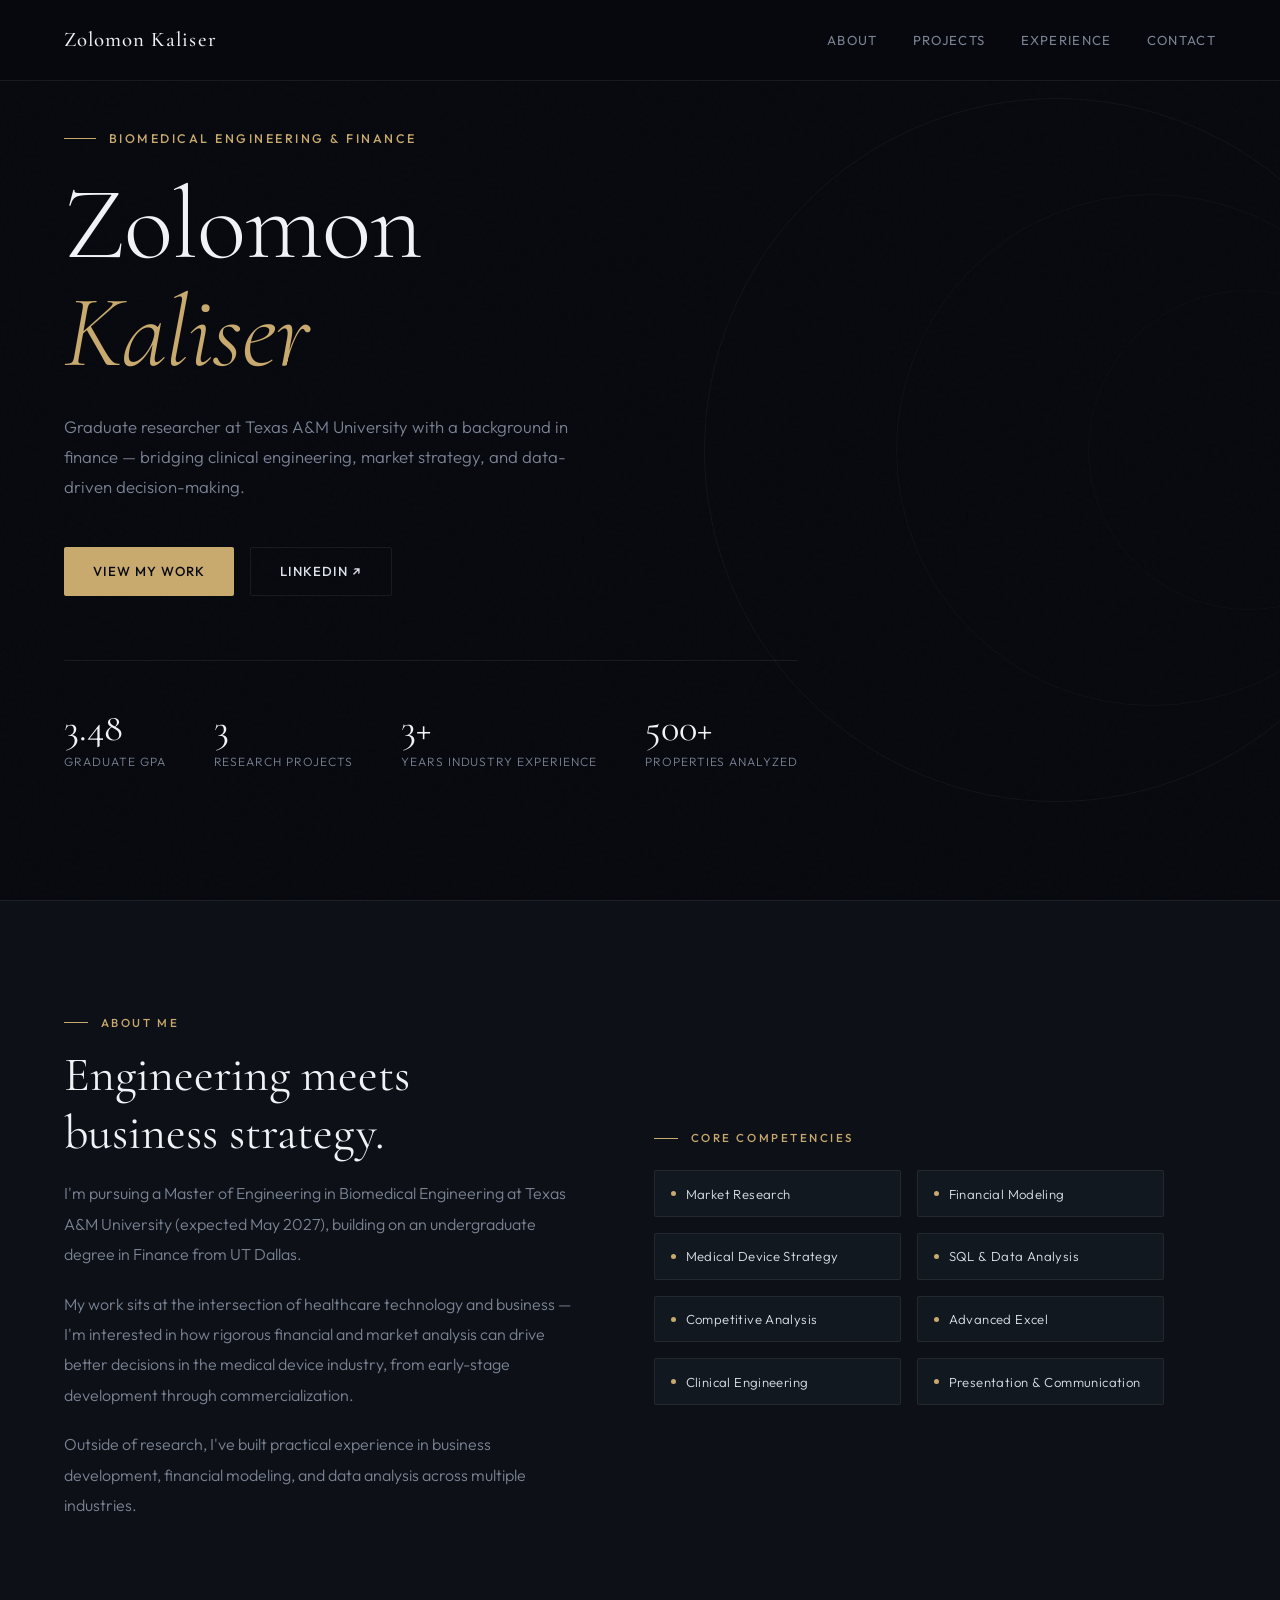
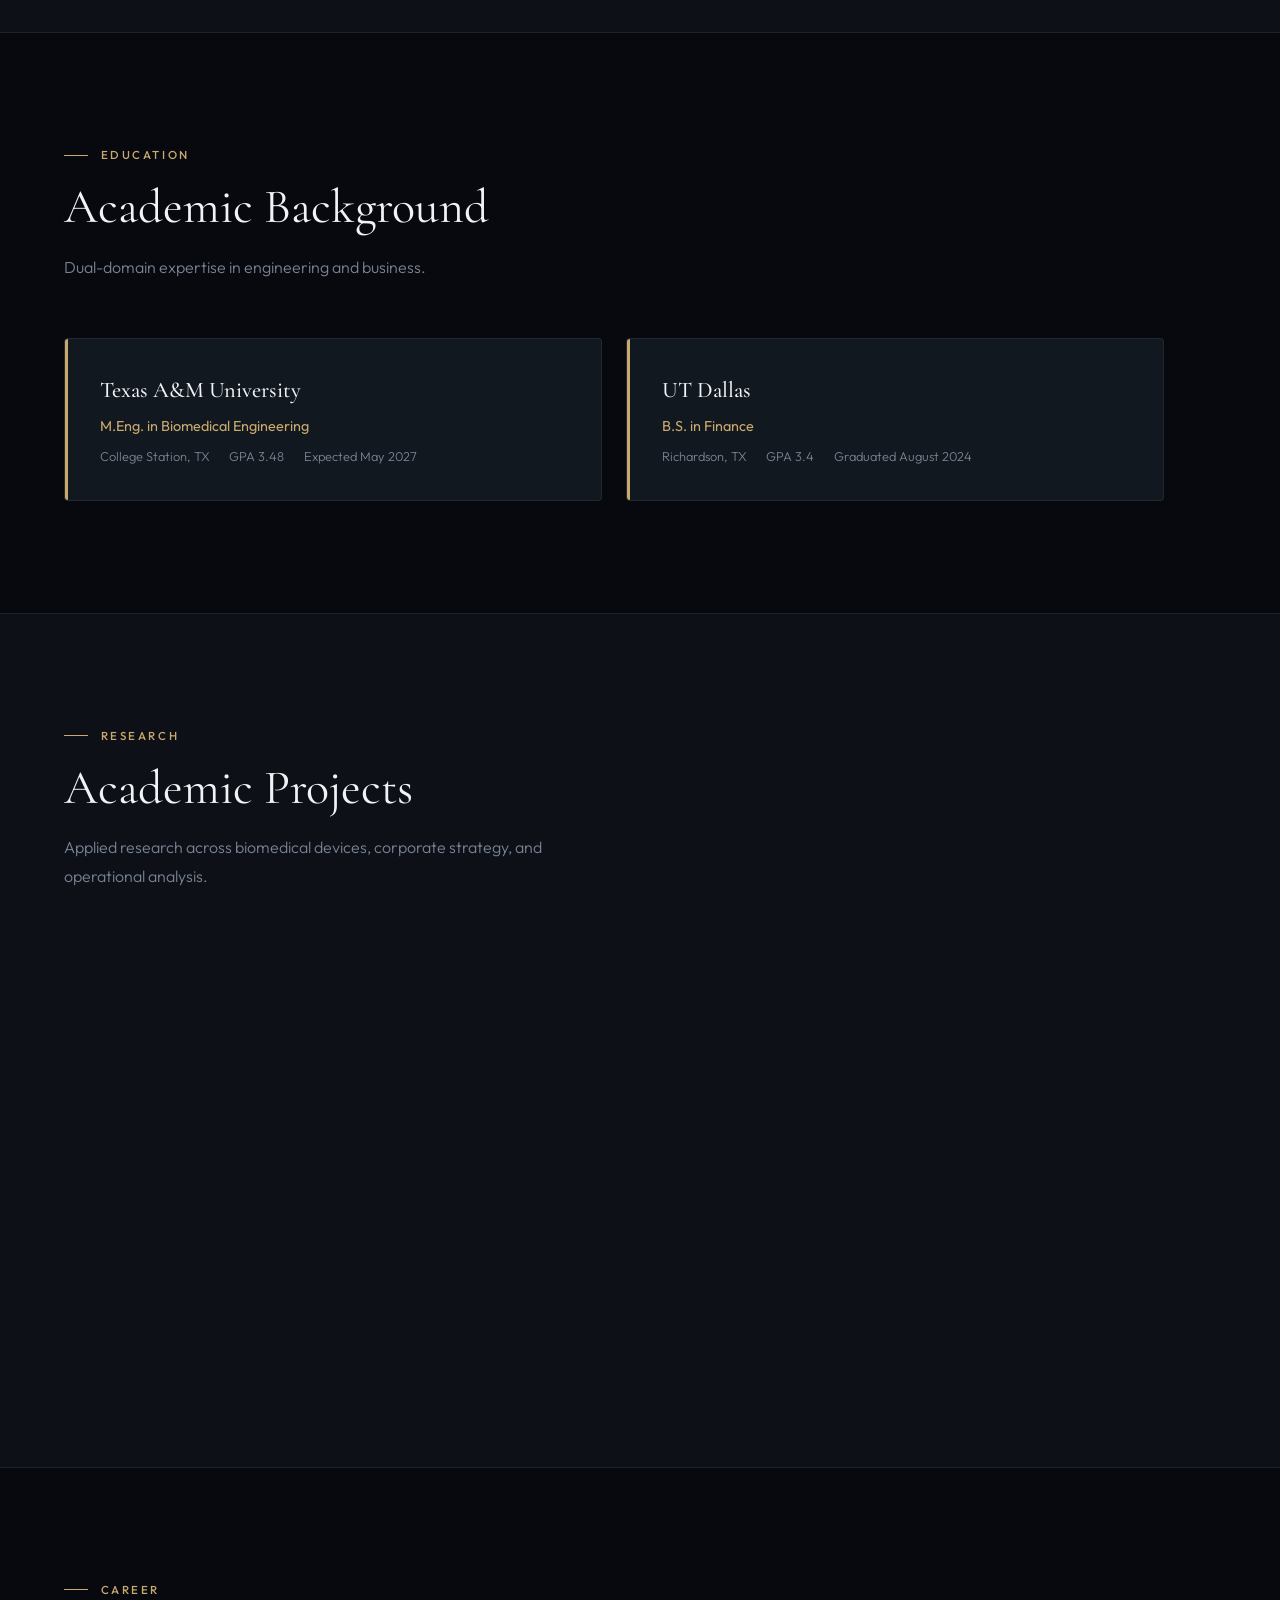
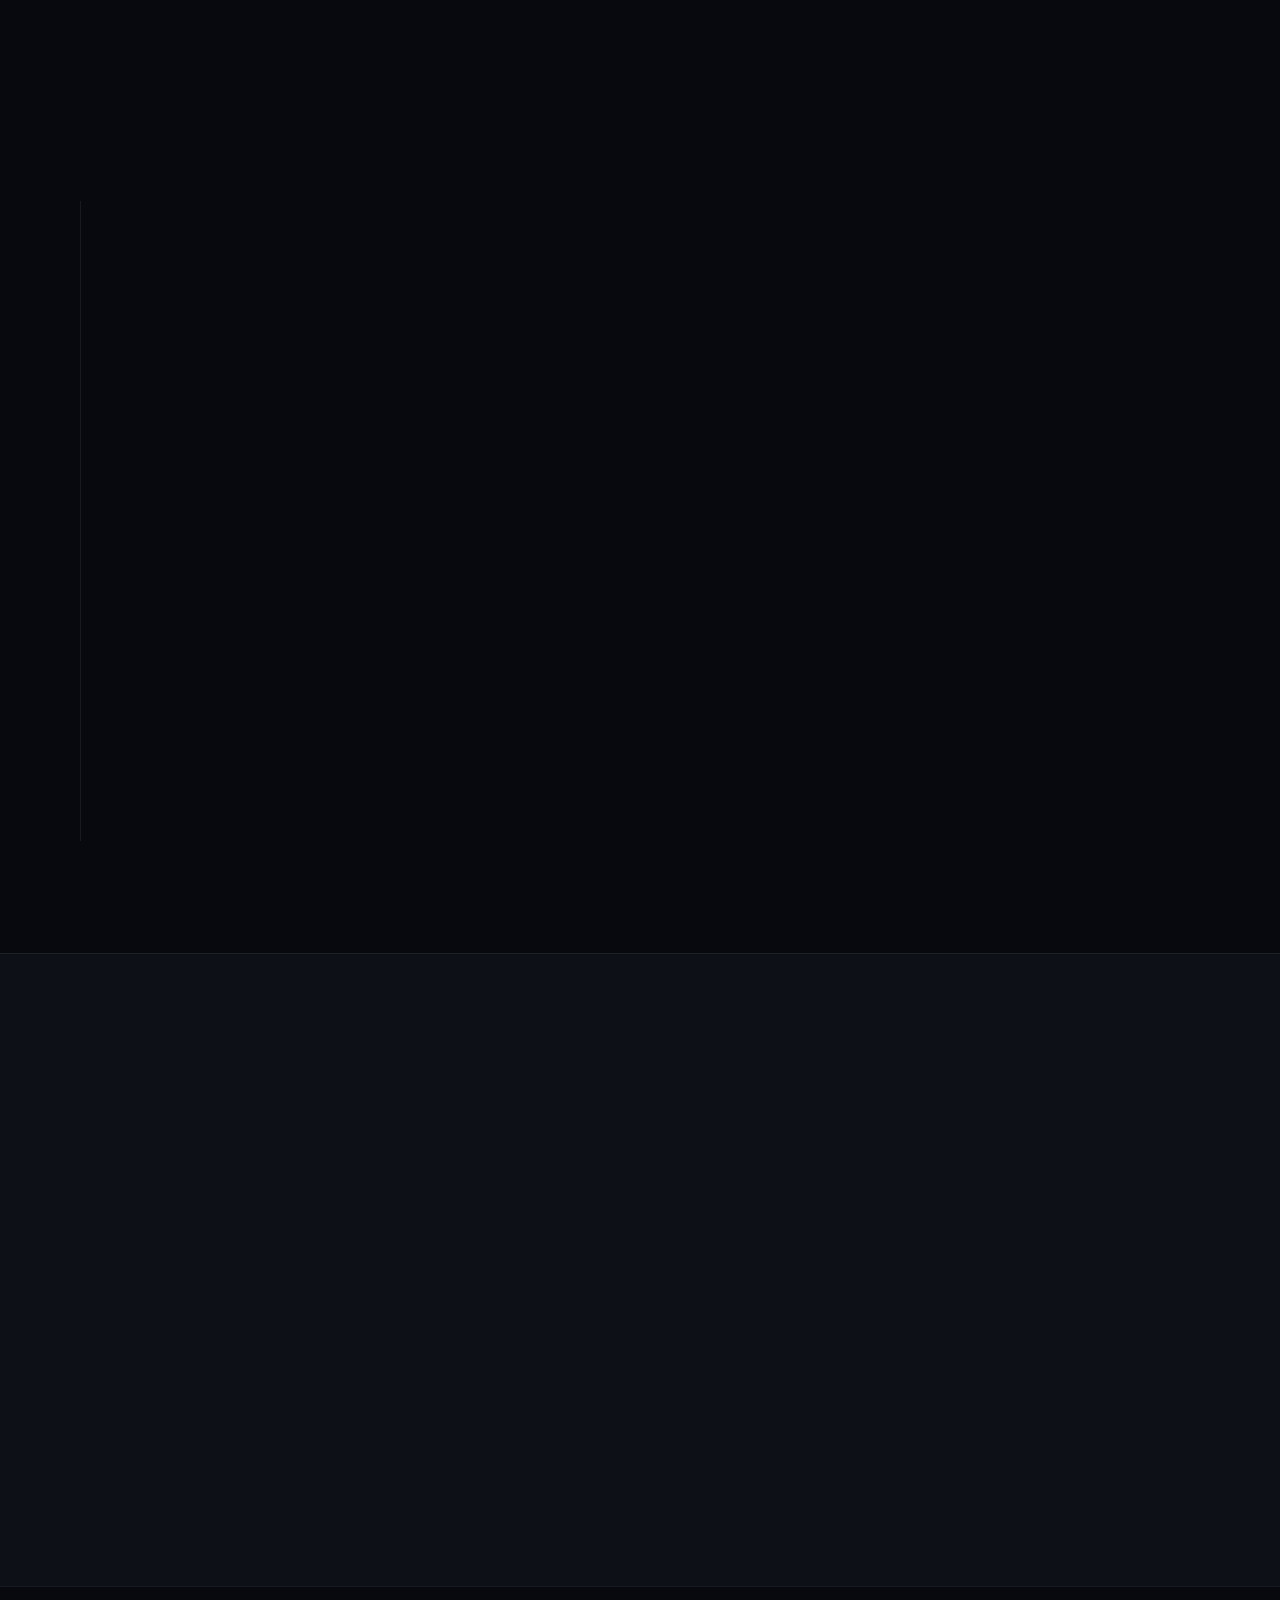
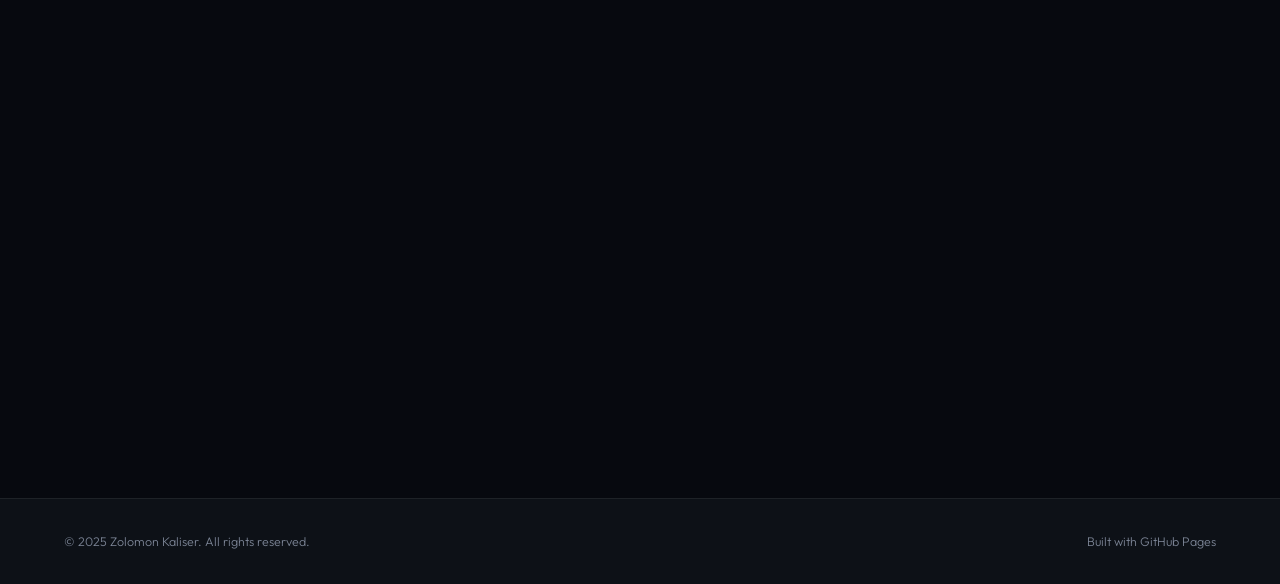
<file: index (1).html>
<!DOCTYPE html>
<html lang="en">
<head>
  <meta charset="UTF-8" />
  <meta name="viewport" content="width=device-width, initial-scale=1.0"/>
  <title>Zolomon Kaliser</title>
  <link rel="preconnect" href="https://fonts.googleapis.com">
  <link rel="preconnect" href="https://fonts.gstatic.com" crossorigin>
  <link href="https://fonts.googleapis.com/css2?family=Cormorant+Garamond:wght@300;400;500;600&family=Outfit:wght@300;400;500;600&display=swap" rel="stylesheet">
  <style>
    *, *::before, *::after { box-sizing: border-box; margin: 0; padding: 0; }

    :root {
      --navy:   #07090f;
      --panel:  #0d1117;
      --card:   #12181f;
      --border: rgba(255,255,255,0.07);
      --gold:   #c8a96e;
      --gold2:  #e4c98a;
      --text:   #dde1ea;
      --muted:  #7a8394;
      --white:  #f0f2f6;
    }

    html { scroll-behavior: smooth; }

    body {
      background: var(--navy);
      color: var(--text);
      font-family: 'Outfit', sans-serif;
      font-weight: 300;
      font-size: 16px;
      line-height: 1.7;
      overflow-x: hidden;
    }

    /* ── NOISE OVERLAY ── */
    body::before {
      content: '';
      position: fixed; inset: 0;
      background-image: url("data:image/svg+xml,%3Csvg viewBox='0 0 256 256' xmlns='http://www.w3.org/2000/svg'%3E%3Cfilter id='noise'%3E%3CfeTurbulence type='fractalNoise' baseFrequency='0.9' numOctaves='4' stitchTiles='stitch'/%3E%3C/filter%3E%3Crect width='100%25' height='100%25' filter='url(%23noise)' opacity='0.04'/%3E%3C/svg%3E");
      pointer-events: none; z-index: 0; opacity: 0.4;
    }

    /* ── NAV ── */
    nav {
      position: fixed; top: 0; left: 0; right: 0; z-index: 100;
      display: flex; justify-content: space-between; align-items: center;
      padding: 1.4rem 5vw;
      background: rgba(7,9,15,0.85);
      backdrop-filter: blur(16px);
      border-bottom: 1px solid var(--border);
    }

    .nav-logo {
      font-family: 'Cormorant Garamond', serif;
      font-size: 1.3rem; font-weight: 500;
      color: var(--white); letter-spacing: 0.05em;
      text-decoration: none;
    }

    .nav-links {
      display: flex; gap: 2.2rem; list-style: none;
    }

    .nav-links a {
      color: var(--muted); font-size: 0.82rem;
      text-decoration: none; letter-spacing: 0.1em;
      text-transform: uppercase; font-weight: 400;
      transition: color 0.2s;
    }

    .nav-links a:hover { color: var(--gold); }

    /* ── HERO ── */
    #hero {
      min-height: 100vh;
      display: flex; align-items: center;
      padding: 0 5vw;
      position: relative;
      overflow: hidden;
    }

    .hero-bg-line {
      position: absolute;
      top: 50%; right: -10%;
      width: 55vw; height: 55vw;
      border-radius: 50%;
      border: 1px solid rgba(200,169,110,0.07);
      transform: translateY(-50%);
    }
    .hero-bg-line:nth-child(2) { width: 40vw; height: 40vw; border-color: rgba(200,169,110,0.05); }
    .hero-bg-line:nth-child(3) { width: 25vw; height: 25vw; border-color: rgba(200,169,110,0.04); }

    .hero-content {
      position: relative; z-index: 1;
      max-width: 820px;
    }

    .hero-eyebrow {
      font-size: 0.78rem; letter-spacing: 0.2em;
      text-transform: uppercase; color: var(--gold);
      font-weight: 500; margin-bottom: 1.4rem;
      display: flex; align-items: center; gap: 0.8rem;
    }

    .hero-eyebrow::before {
      content: ''; display: block;
      width: 32px; height: 1px; background: var(--gold);
    }

    h1 {
      font-family: 'Cormorant Garamond', serif;
      font-size: clamp(3.5rem, 8vw, 6.5rem);
      font-weight: 300; line-height: 1.05;
      color: var(--white); margin-bottom: 1.6rem;
      letter-spacing: -0.01em;
    }

    h1 span { color: var(--gold); font-style: italic; }

    .hero-desc {
      font-size: 1.05rem; color: var(--muted);
      max-width: 520px; margin-bottom: 2.8rem;
      line-height: 1.8;
    }

    .hero-ctas {
      display: flex; gap: 1rem; flex-wrap: wrap;
    }

    .btn {
      display: inline-flex; align-items: center; gap: 0.5rem;
      padding: 0.75rem 1.8rem;
      font-family: 'Outfit', sans-serif;
      font-size: 0.82rem; font-weight: 500;
      letter-spacing: 0.08em; text-transform: uppercase;
      text-decoration: none; border-radius: 2px;
      transition: all 0.25s;
      cursor: pointer; border: none;
    }

    .btn-primary {
      background: var(--gold);
      color: var(--navy);
    }

    .btn-primary:hover {
      background: var(--gold2);
      transform: translateY(-1px);
      box-shadow: 0 8px 28px rgba(200,169,110,0.25);
    }

    .btn-outline {
      background: transparent;
      color: var(--text);
      border: 1px solid var(--border);
    }

    .btn-outline:hover {
      border-color: var(--gold);
      color: var(--gold);
      transform: translateY(-1px);
    }

    .hero-stats {
      display: flex; gap: 3rem; margin-top: 4rem;
      padding-top: 3rem;
      border-top: 1px solid var(--border);
    }

    .stat-num {
      font-family: 'Cormorant Garamond', serif;
      font-size: 2.4rem; font-weight: 400;
      color: var(--white); line-height: 1;
    }

    .stat-label {
      font-size: 0.75rem; color: var(--muted);
      letter-spacing: 0.08em; text-transform: uppercase;
      margin-top: 0.3rem;
    }

    /* ── SECTIONS ── */
    section { padding: 7rem 5vw; position: relative; }

    .section-label {
      font-size: 0.72rem; letter-spacing: 0.22em;
      text-transform: uppercase; color: var(--gold);
      font-weight: 500; margin-bottom: 0.9rem;
      display: flex; align-items: center; gap: 0.8rem;
    }

    .section-label::before {
      content: ''; display: block;
      width: 24px; height: 1px; background: var(--gold);
    }

    h2 {
      font-family: 'Cormorant Garamond', serif;
      font-size: clamp(2rem, 4vw, 3rem);
      font-weight: 400; color: var(--white);
      line-height: 1.2; margin-bottom: 1rem;
    }

    .section-intro {
      color: var(--muted); max-width: 560px;
      font-size: 1rem; line-height: 1.8;
      margin-bottom: 3.5rem;
    }

    /* ── ABOUT ── */
    #about { background: var(--panel); border-top: 1px solid var(--border); border-bottom: 1px solid var(--border); }

    .about-grid {
      display: grid;
      grid-template-columns: 1fr 1fr;
      gap: 5rem; align-items: center;
      max-width: 1100px;
    }

    .about-text p {
      color: var(--muted); line-height: 1.9;
      font-size: 1rem; margin-bottom: 1.2rem;
    }

    .about-text p:last-child { margin-bottom: 0; }

    .skills-grid {
      display: grid; grid-template-columns: 1fr 1fr;
      gap: 1rem;
    }

    .skill-tag {
      padding: 0.7rem 1rem;
      background: var(--card);
      border: 1px solid var(--border);
      border-radius: 2px;
      font-size: 0.82rem; color: var(--text);
      letter-spacing: 0.03em;
      display: flex; align-items: center; gap: 0.6rem;
    }

    .skill-tag::before {
      content: ''; width: 5px; height: 5px;
      background: var(--gold); border-radius: 50%;
      flex-shrink: 0;
    }

    /* ── EDUCATION ── */
    .edu-grid {
      display: grid; grid-template-columns: 1fr 1fr;
      gap: 1.5rem; max-width: 1100px;
    }

    .edu-card {
      background: var(--card);
      border: 1px solid var(--border);
      border-radius: 4px; padding: 2rem 2.2rem;
      position: relative; overflow: hidden;
      transition: border-color 0.3s;
    }

    .edu-card::before {
      content: ''; position: absolute;
      top: 0; left: 0;
      width: 3px; height: 100%;
      background: var(--gold);
    }

    .edu-card:hover { border-color: rgba(200,169,110,0.3); }

    .edu-school {
      font-family: 'Cormorant Garamond', serif;
      font-size: 1.4rem; font-weight: 500;
      color: var(--white); margin-bottom: 0.3rem;
    }

    .edu-degree {
      font-size: 0.9rem; color: var(--gold);
      margin-bottom: 0.5rem; font-weight: 400;
    }

    .edu-meta {
      font-size: 0.8rem; color: var(--muted);
      display: flex; gap: 1.2rem; flex-wrap: wrap;
    }

    /* ── PROJECTS ── */
    #projects { background: var(--panel); border-top: 1px solid var(--border); border-bottom: 1px solid var(--border); }

    .projects-grid {
      display: grid; grid-template-columns: repeat(3, 1fr);
      gap: 1.5rem; max-width: 1100px;
    }

    .project-card {
      background: var(--card);
      border: 1px solid var(--border);
      border-radius: 4px; padding: 2.2rem;
      transition: transform 0.3s, border-color 0.3s, box-shadow 0.3s;
      position: relative; overflow: hidden;
    }

    .project-card::after {
      content: ''; position: absolute;
      bottom: 0; left: 0; right: 0;
      height: 2px;
      background: linear-gradient(90deg, var(--gold), transparent);
      opacity: 0; transition: opacity 0.3s;
    }

    .project-card:hover {
      transform: translateY(-4px);
      border-color: rgba(200,169,110,0.25);
      box-shadow: 0 20px 50px rgba(0,0,0,0.4);
    }

    .project-card:hover::after { opacity: 1; }

    .project-num {
      font-family: 'Cormorant Garamond', serif;
      font-size: 3rem; font-weight: 300;
      color: rgba(200,169,110,0.12);
      line-height: 1; margin-bottom: 1.2rem;
    }

    .project-title {
      font-family: 'Cormorant Garamond', serif;
      font-size: 1.35rem; font-weight: 500;
      color: var(--white); margin-bottom: 0.4rem;
      line-height: 1.3;
    }

    .project-date {
      font-size: 0.75rem; color: var(--gold);
      letter-spacing: 0.08em; text-transform: uppercase;
      margin-bottom: 1rem;
    }

    .project-desc {
      font-size: 0.88rem; color: var(--muted);
      line-height: 1.8;
    }

    /* ── EXPERIENCE ── */
    .experience-list {
      display: flex; flex-direction: column;
      gap: 0; max-width: 900px;
      border-left: 1px solid var(--border);
      padding-left: 2.5rem;
      margin-left: 1rem;
    }

    .exp-item {
      position: relative; padding-bottom: 3.5rem;
    }

    .exp-item:last-child { padding-bottom: 0; }

    .exp-item::before {
      content: ''; position: absolute;
      left: -2.5rem; top: 0.45rem;
      width: 10px; height: 10px;
      border-radius: 50%;
      background: var(--gold);
      border: 2px solid var(--navy);
      box-shadow: 0 0 0 3px rgba(200,169,110,0.2);
      transform: translateX(-50%);
      margin-left: -1px;
    }

    .exp-company {
      font-family: 'Cormorant Garamond', serif;
      font-size: 1.3rem; font-weight: 500;
      color: var(--white);
    }

    .exp-role {
      font-size: 0.85rem; color: var(--gold);
      font-weight: 500; margin-bottom: 0.2rem;
      text-transform: uppercase; letter-spacing: 0.06em;
    }

    .exp-date {
      font-size: 0.76rem; color: var(--muted);
      margin-bottom: 1rem;
    }

    .exp-bullets {
      list-style: none; display: flex;
      flex-direction: column; gap: 0.5rem;
    }

    .exp-bullets li {
      font-size: 0.88rem; color: var(--muted);
      line-height: 1.7;
      display: flex; gap: 0.8rem;
    }

    .exp-bullets li::before {
      content: '→'; color: var(--gold);
      flex-shrink: 0; font-size: 0.8rem;
      margin-top: 0.15rem;
    }

    /* ── CERTIFICATIONS ── */
    #certifications { background: var(--panel); border-top: 1px solid var(--border); }

    .cert-placeholder {
      max-width: 600px;
      background: var(--card);
      border: 1px dashed rgba(200,169,110,0.25);
      border-radius: 4px;
      padding: 3.5rem;
      text-align: center;
    }

    .cert-icon {
      font-size: 2.5rem; margin-bottom: 1.2rem; opacity: 0.5;
    }

    .cert-placeholder h3 {
      font-family: 'Cormorant Garamond', serif;
      font-size: 1.5rem; color: var(--white);
      margin-bottom: 0.6rem;
    }

    .cert-placeholder p {
      color: var(--muted); font-size: 0.9rem;
    }

    /* ── CONTACT ── */
    #contact { border-top: 1px solid var(--border); }

    .contact-grid {
      display: grid; grid-template-columns: 1fr 1fr;
      gap: 5rem; max-width: 1000px; align-items: start;
    }

    .contact-tagline {
      font-family: 'Cormorant Garamond', serif;
      font-size: clamp(1.8rem, 3vw, 2.6rem);
      font-weight: 300; color: var(--white);
      line-height: 1.3; margin-bottom: 1.5rem;
    }

    .contact-tagline em { color: var(--gold); font-style: italic; }

    .contact-sub {
      color: var(--muted); font-size: 0.95rem;
      line-height: 1.8;
    }

    .contact-links {
      display: flex; flex-direction: column; gap: 1.2rem;
    }

    .contact-link {
      display: flex; align-items: center; gap: 1rem;
      padding: 1.1rem 1.4rem;
      background: var(--card);
      border: 1px solid var(--border);
      border-radius: 4px;
      text-decoration: none;
      transition: border-color 0.2s, transform 0.2s;
      color: var(--text);
    }

    .contact-link:hover {
      border-color: var(--gold);
      transform: translateX(4px);
      color: var(--white);
    }

    .contact-link-icon {
      width: 36px; height: 36px;
      background: rgba(200,169,110,0.1);
      border-radius: 2px;
      display: flex; align-items: center;
      justify-content: center;
      color: var(--gold); font-size: 1rem;
      flex-shrink: 0;
    }

    .contact-link-label {
      font-size: 0.72rem; color: var(--muted);
      letter-spacing: 0.1em; text-transform: uppercase;
      margin-bottom: 0.1rem;
    }

    .contact-link-value {
      font-size: 0.9rem; color: var(--text);
    }

    /* ── FOOTER ── */
    footer {
      padding: 2rem 5vw;
      border-top: 1px solid var(--border);
      display: flex; justify-content: space-between;
      align-items: center; flex-wrap: wrap; gap: 1rem;
      background: var(--panel);
    }

    footer p { font-size: 0.78rem; color: var(--muted); }

    footer a { color: var(--muted); text-decoration: none; transition: color 0.2s; }
    footer a:hover { color: var(--gold); }

    /* ── FADE-IN ANIMATION ── */
    .fade-up {
      opacity: 0;
      transform: translateY(24px);
      transition: opacity 0.7s ease, transform 0.7s ease;
    }

    .fade-up.visible {
      opacity: 1;
      transform: translateY(0);
    }

    /* ── RESPONSIVE ── */
    @media (max-width: 900px) {
      .about-grid,
      .edu-grid,
      .contact-grid { grid-template-columns: 1fr; gap: 2.5rem; }
      .projects-grid { grid-template-columns: 1fr; }
      .nav-links { display: none; }
      .hero-stats { gap: 2rem; flex-wrap: wrap; }
    }
  </style>
</head>
<body>

  <!-- NAV -->
  <nav>
    <a href="#hero" class="nav-logo">Zolomon Kaliser</a>
    <ul class="nav-links">
      <li><a href="#about">About</a></li>
      <li><a href="#projects">Projects</a></li>
      <li><a href="#experience">Experience</a></li>
      <li><a href="#contact">Contact</a></li>
    </ul>
  </nav>

  <!-- HERO -->
  <section id="hero">
    <div class="hero-bg-line"></div>
    <div class="hero-bg-line"></div>
    <div class="hero-bg-line"></div>
    <div class="hero-content">
      <div class="hero-eyebrow">Biomedical Engineering &amp; Finance</div>
      <h1>Zolomon<br><span>Kaliser</span></h1>
      <p class="hero-desc">
        Graduate researcher at Texas A&amp;M University with a background in finance —
        bridging clinical engineering, market strategy, and data-driven decision-making.
      </p>
      <div class="hero-ctas">
        <a href="#projects" class="btn btn-primary">View My Work</a>
        <a href="https://www.linkedin.com/in/zolomonkaliser/" target="_blank" class="btn btn-outline">LinkedIn ↗</a>
      </div>
      <div class="hero-stats">
        <div>
          <div class="stat-num">3.48</div>
          <div class="stat-label">Graduate GPA</div>
        </div>
        <div>
          <div class="stat-num">3</div>
          <div class="stat-label">Research Projects</div>
        </div>
        <div>
          <div class="stat-num">3+</div>
          <div class="stat-label">Years Industry Experience</div>
        </div>
        <div>
          <div class="stat-num">500+</div>
          <div class="stat-label">Properties Analyzed</div>
        </div>
      </div>
    </div>
  </section>

  <!-- ABOUT -->
  <section id="about">
    <div class="about-grid">
      <div class="about-text fade-up">
        <div class="section-label">About Me</div>
        <h2>Engineering meets<br>business strategy.</h2>
        <p>
          I'm pursuing a Master of Engineering in Biomedical Engineering at Texas A&amp;M University
          (expected May 2027), building on an undergraduate degree in Finance from UT Dallas.
        </p>
        <p>
          My work sits at the intersection of healthcare technology and business — I'm interested
          in how rigorous financial and market analysis can drive better decisions in the medical
          device industry, from early-stage development through commercialization.
        </p>
        <p>
          Outside of research, I've built practical experience in business development,
          financial modeling, and data analysis across multiple industries.
        </p>
      </div>
      <div class="fade-up">
        <div class="section-label" style="margin-bottom: 1.4rem;">Core Competencies</div>
        <div class="skills-grid">
          <div class="skill-tag">Market Research</div>
          <div class="skill-tag">Financial Modeling</div>
          <div class="skill-tag">Medical Device Strategy</div>
          <div class="skill-tag">SQL &amp; Data Analysis</div>
          <div class="skill-tag">Competitive Analysis</div>
          <div class="skill-tag">Advanced Excel</div>
          <div class="skill-tag">Clinical Engineering</div>
          <div class="skill-tag">Presentation &amp; Communication</div>
        </div>
      </div>
    </div>
  </section>

  <!-- EDUCATION -->
  <section id="education">
    <div class="section-label fade-up">Education</div>
    <h2 class="fade-up">Academic Background</h2>
    <p class="section-intro fade-up">Dual-domain expertise in engineering and business.</p>
    <div class="edu-grid">
      <div class="edu-card fade-up">
        <div class="edu-school">Texas A&amp;M University</div>
        <div class="edu-degree">M.Eng. in Biomedical Engineering</div>
        <div class="edu-meta">
          <span>College Station, TX</span>
          <span>GPA 3.48</span>
          <span>Expected May 2027</span>
        </div>
      </div>
      <div class="edu-card fade-up">
        <div class="edu-school">UT Dallas</div>
        <div class="edu-degree">B.S. in Finance</div>
        <div class="edu-meta">
          <span>Richardson, TX</span>
          <span>GPA 3.4</span>
          <span>Graduated August 2024</span>
        </div>
      </div>
    </div>
  </section>

  <!-- PROJECTS -->
  <section id="projects">
    <div class="section-label fade-up">Research</div>
    <h2 class="fade-up">Academic Projects</h2>
    <p class="section-intro fade-up">Applied research across biomedical devices, corporate strategy, and operational analysis.</p>
    <div class="projects-grid">

      <div class="project-card fade-up">
        <div class="project-num">01</div>
        <div class="project-title">Biomedical Device Case Study</div>
        <div class="project-date">Jan 2025 – Aug 2025 &nbsp;·&nbsp; Guided Research</div>
        <p class="project-desc">
          Conducted market research and competitive landscape analysis for a surgical device.
          Evaluated adoption drivers, financial trends, and clinical engineering considerations
          including sterilization impact and accuracy degradation over device lifecycle.
        </p>
      </div>

      <div class="project-card fade-up">
        <div class="project-num">02</div>
        <div class="project-title">Nvidia Strategic Analysis</div>
        <div class="project-date">Jan 2024 – May 2024 &nbsp;·&nbsp; Senior Capstone</div>
        <p class="project-desc">
          Delivered four faculty-reviewed presentations on Nvidia's market position and strategic
          direction. Performed competitive analyses of major industry players and built market
          forecasts and financial models to evaluate growth opportunities and risks.
        </p>
      </div>

      <div class="project-card fade-up">
        <div class="project-num">03</div>
        <div class="project-title">Southwest Christmas Crisis Report</div>
        <div class="project-date">Aug 2023 – Dec 2023 &nbsp;·&nbsp; Research Report</div>
        <p class="project-desc">
          Analyzed the root causes of Southwest Airlines' 2022 operational meltdown and evaluated
          leadership's recovery measures. Directed written and oral presentation delivery
          to a class of 30+ students.
        </p>
      </div>

    </div>
  </section>

  <!-- EXPERIENCE -->
  <section id="experience">
    <div class="section-label fade-up">Career</div>
    <h2 class="fade-up">Work Experience</h2>
    <p class="section-intro fade-up">Industry experience spanning medtech strategy, financial services, and real estate analytics.</p>

    <div class="experience-list">

      <div class="exp-item fade-up">
        <div class="exp-role">Business Development Associate</div>
        <div class="exp-company">SageSpectra</div>
        <div class="exp-date">College Station, TX &nbsp;·&nbsp; August 2025 – Present</div>
        <ul class="exp-bullets">
          <li>Analyzed medical device markets, patient needs, and competitors to guide company strategy.</li>
          <li>Assessed device functionality and clinical applications to support development decisions.</li>
          <li>Built financial models projecting revenues, COGS, and operating expenses.</li>
        </ul>
      </div>

      <div class="exp-item fade-up">
        <div class="exp-role">Finance / Accounting Intern</div>
        <div class="exp-company">Allied Professionals' Insurance Services</div>
        <div class="exp-date">Frisco, TX &nbsp;·&nbsp; January 2023 – May 2023</div>
        <ul class="exp-bullets">
          <li>Reconciled bond portfolios and improved accuracy of financial reporting.</li>
          <li>Streamlined data transfers across systems using VLOOKUP and advanced Excel functions.</li>
          <li>Queried and analyzed SQL databases to generate insights for portfolio managers.</li>
        </ul>
      </div>

      <div class="exp-item fade-up">
        <div class="exp-role">Property Tax Analyst</div>
        <div class="exp-company">Longhorn IV Investments LLC</div>
        <div class="exp-date">Dallas, TX &nbsp;·&nbsp; June 2018 – December 2021</div>
        <ul class="exp-bullets">
          <li>Updated valuation records for 500+ residential properties across DFW and Houston.</li>
          <li>Maintained home value data to support accurate property tax assessments.</li>
        </ul>
      </div>

    </div>
  </section>

  <!-- CERTIFICATIONS -->
  <section id="certifications">
    <div class="section-label fade-up">Credentials</div>
    <h2 class="fade-up">Certifications</h2>
    <div class="cert-placeholder fade-up">
      <div class="cert-icon">🎓</div>
      <h3>Coming Summer 2025</h3>
      <p>Online certifications are in progress — check back soon for updates on completed credentials and coursework.</p>
    </div>
  </section>

  <!-- CONTACT -->
  <section id="contact">
    <div class="contact-grid">
      <div class="fade-up">
        <div class="section-label">Get In Touch</div>
        <p class="contact-tagline">Let's start a<br><em>conversation.</em></p>
        <p class="contact-sub">
          Whether you're looking to collaborate on research, discuss opportunities,
          or just connect — feel free to reach out.
        </p>
      </div>
      <div class="contact-links fade-up">
        <a href="mailto:zolomon.kaliser@tamu.edu" class="contact-link">
          <div class="contact-link-icon">✉</div>
          <div>
            <div class="contact-link-label">Email</div>
            <div class="contact-link-value">zolomon.kaliser@tamu.edu</div>
          </div>
        </a>
        <a href="https://www.linkedin.com/in/zolomonkaliser/" target="_blank" class="contact-link">
          <div class="contact-link-icon">in</div>
          <div>
            <div class="contact-link-label">LinkedIn</div>
            <div class="contact-link-value">linkedin.com/in/zolomonkaliser</div>
          </div>
        </a>
        <a href="tel:4692169278" class="contact-link">
          <div class="contact-link-icon">☎</div>
          <div>
            <div class="contact-link-label">Phone</div>
            <div class="contact-link-value">(469) 216-9278</div>
          </div>
        </a>
      </div>
    </div>
  </section>

  <!-- FOOTER -->
  <footer>
    <p>© 2025 Zolomon Kaliser. All rights reserved.</p>
    <p>Built with <a href="https://pages.github.com" target="_blank">GitHub Pages</a></p>
  </footer>

  <!-- SCROLL ANIMATION -->
  <script>
    const observer = new IntersectionObserver((entries) => {
      entries.forEach((e, i) => {
        if (e.isIntersecting) {
          setTimeout(() => e.target.classList.add('visible'), i * 80);
        }
      });
    }, { threshold: 0.1 });

    document.querySelectorAll('.fade-up').forEach(el => observer.observe(el));
  </script>

</body>
</html>
</file>
